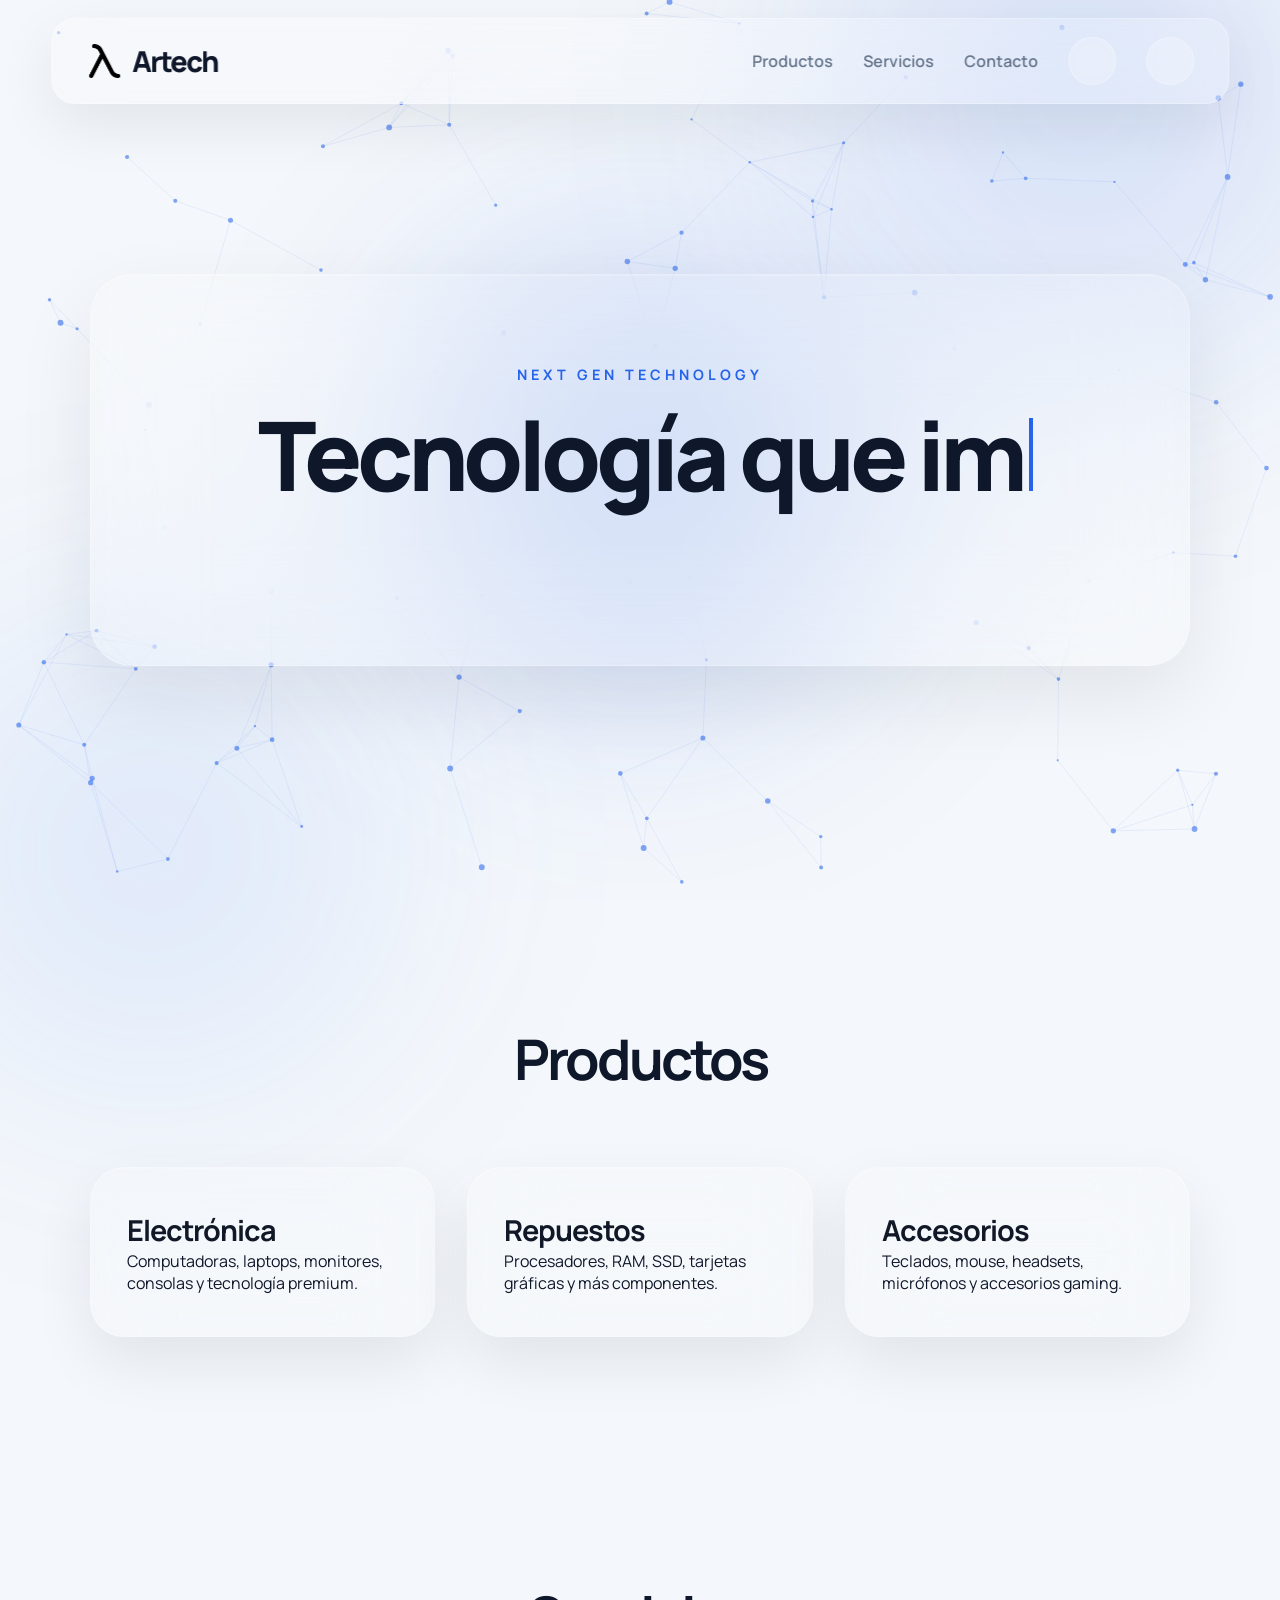
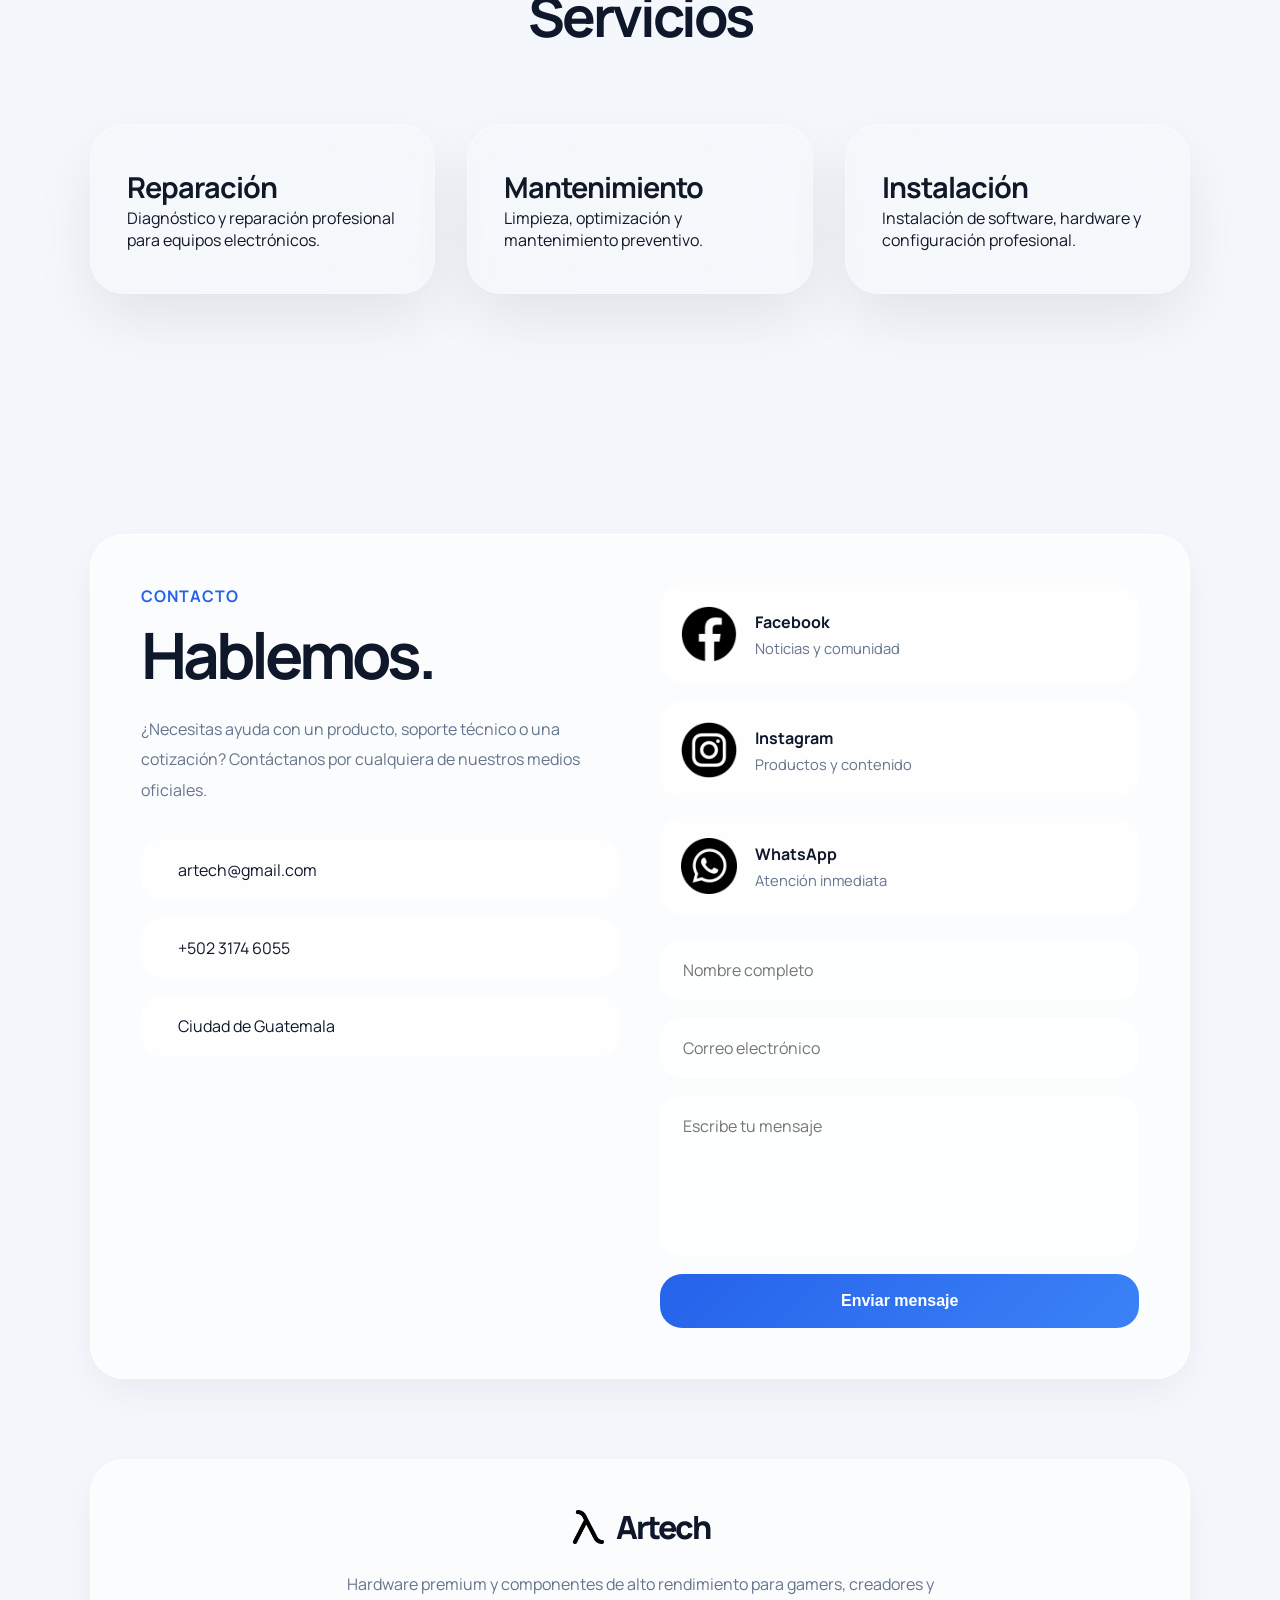
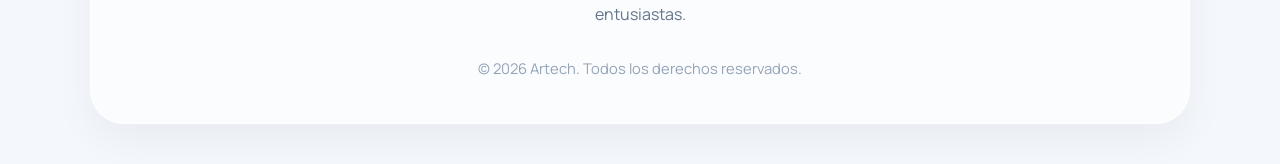
<file: index.html>
<!doctype html>
<html lang="es">

<head>

    <meta charset="UTF-8" />

    <meta
    name="viewport"
    content="width=device-width, initial-scale=1.0" />

    <title>
        Artech
    </title>

    <link
    rel="stylesheet"
    href="index.css" />

    <link
    rel="preconnect"
    href="https://fonts.googleapis.com" />

    <link
    href="https://fonts.googleapis.com/css2?family=Manrope:wght@300;400;500;600;700;800&display=swap"
    rel="stylesheet" />

    <link
    rel="stylesheet"
    href="https://cdn-uicons.flaticon.com/2.6.0/uicons-regular-rounded/css/uicons-regular-rounded.css" />

    <link
    rel="icon"
    type="image/png"
    href="lambda.png" />

</head>

<body>
   
  <canvas id="bgCanvas"></canvas>

    <!-- HEADER -->

    <header class="header">

        <a
        href="index.html"
        class="logo">

            <img
            src="lambda 2.png"
            alt="Logo de Artech" />

            <span>
                Artech
            </span>

        </a>

        <!-- NAV -->

        <nav class="nav">

            <a href="#productos">
                Productos
            </a>

            <a href="#servicios">
                Servicios
            </a>

            <a href="#contacto">
                Contacto
            </a>
            
            <a href="Cuenta.html"
          class="account-btn">

           <i class="fi fi-rr-user"></i>

             </a>
            <!-- CARRITO -->

            <a
            href="Carrito.html"
            class="carrito">

                <i class="fi fi-rr-cart-shopping-fast"></i>

                <span
                class="cart-count"
                id="cartCount">

                    0

                </span>

            </a>

        </nav>

    </header>

    <!-- HERO -->

    <section class="hero">

        

        <!-- GLOW -->

        <div class="hero__gradient"></div>

        <!-- CONTENT -->

        <div class="hero__content">

          <p class="hero__mini" id="typingMini"></p>

          <h1 id="typingTitle"></h1>

          <p id="typingText" class="hero__text"></p>
           
        </div>

    </section>

    <!-- PRODUCTOS -->

    <section
    id="productos"
    class="section">

        <h2 class="producto__h2">
            Productos
        </h2>

        <div class="cards">

            <!-- ELECTRONICA -->

            <div
            class="card"
            onclick="window.location.href='Electronica.html'">

                <div class="card__overlay">

                    <p>
                        Ver productos
                    </p>

                </div>

                <h3>
                    Electrónica
                </h3>

                <p>
                    Computadoras, laptops,
                    monitores, consolas y
                    tecnología premium.
                </p>

            </div>

            <!-- REPUESTOS -->

            <div
            class="card"
            onclick="window.location.href='Repuestos.html'">

                <div class="card__overlay">

                    <p>
                        Ver productos
                    </p>

                </div>

                <h3>
                    Repuestos
                </h3>

                <p>
                    Procesadores, RAM,
                    SSD, tarjetas gráficas
                    y más componentes.
                </p>

            </div>

            <!-- ACCESORIOS -->

            <div
            class="card"
            onclick="window.location.href='Accesorios.html'">

                <div class="card__overlay">

                    <p>
                        Ver productos
                    </p>

                </div>

                <h3>
                    Accesorios
                </h3>

                <p>
                    Teclados, mouse,
                    headsets, micrófonos
                    y accesorios gaming.
                </p>

            </div>

        </div>

    </section>

    <!-- SERVICIOS -->

    <section
    id="servicios"
    class="section">

        <h2>
            Servicios
        </h2>

        <div class="cards">

            <!-- REPARACION -->

            <div
            class="card"
            onclick="window.location.href='Reparacion.html'">

                <div class="card__overlay">

                    <p>
                        Más información
                    </p>

                </div>

                <h3>
                    Reparación
                </h3>

                <p>
                    Diagnóstico y reparación
                    profesional para equipos
                    electrónicos.
                </p>

            </div>

            <!-- MANTENIMIENTO -->

            <div
            class="card"
            onclick="window.location.href='Mantenimiento.html'">

                <div class="card__overlay">

                    <p>
                        Más información
                    </p>

                </div>

                <h3>
                    Mantenimiento
                </h3>

                <p>
                    Limpieza, optimización
                    y mantenimiento preventivo.
                </p>

            </div>

            <!-- INSTALACION -->

            <div
            class="card"
            onclick="window.location.href='Instalacion.html'">

                <div class="card__overlay">

                    <p>
                        Más información
                    </p>

                </div>

                <h3>
                    Instalación
                </h3>

                <p>
                    Instalación de software,
                    hardware y configuración
                    profesional.
                </p>

            </div>

        </div>

    </section>

  <!-- CONTACTO -->

<section class="contact-section">

    <div class="contact-container glass">

        <!-- IZQUIERDA -->

        <div class="contact-left">

            <p class="contact-mini">

                CONTACTO

            </p>

            <h2>

                Hablemos.

            </h2>

            <p class="contact-text">

                ¿Necesitas ayuda con un producto,
                soporte técnico o una cotización?
                Contáctanos por cualquiera de
                nuestros medios oficiales.

            </p>

            <!-- INFO -->

            <div class="contact-info">

                <a
                href="mailto:artech@gmail.com"
                class="contact-item">

                    <i class="fi fi-rr-envelope"></i>

                    <span>

                        artech@gmail.com

                    </span>

                </a>

                <a
                href="tel:+50231746055"
                class="contact-item">

                    <i class="fi fi-rr-phone-call"></i>

                    <span>

                        +502 3174 6055

                    </span>

                </a>

                <!-- UBICACION  -->

                <a
                href="https://maps.google.com/?q=Guatemala+City"
                target="_blank"
                class="contact-item">

                    <i class="fi fi-rr-marker"></i>

                    <span>

                        Ciudad de Guatemala

                    </span>

                </a>

            </div>

        </div>

        <!-- DERECHA -->

        <div class="contact-right">

            <!-- REDES -->

            <div class="social-grid">

                <!-- FACEBOOK -->

                <a
                href="https://www.facebook.com/profile.php?id=61590310402264&rdid=i6B9gaeGSbVyIGTc&share_url=https%3A%2F%2Fwww.facebook.com%2Fshare%2F1F7YxkpH8Q%2F#"
                target="_blank"
                class="social-card">

                    <img
                    src="facebook.png"
                    class="icono__red"
                    alt="Facebook">

                    <div>

                        <strong>

                            Facebook

                        </strong>

                        <p>

                            Noticias y comunidad

                        </p>

                    </div>

                </a>

                <!-- INSTAGRAM -->

                <a
                href="https://www.instagram.com/officialartech_?igsh=MjUyYjNjYTZraDE2&utm_source=qr"
                target="_blank"
                class="social-card">

                    <img
                    src="instagram.png"
                    class="icono__red"
                    alt="Instagram">

                    <div>

                        <strong>

                            Instagram

                        </strong>

                        <p>

                            Productos y contenido

                        </p>

                    </div>

                </a>

                <!-- WHATSAPP -->

                <a
                href="https://wa.me/50231746055"
                target="_blank"
                class="social-card">

                    <img
                    src="whatsapp.png"
                    class="icono__red"
                    alt="WhatsApp">

                    <div>

                        <strong>

                            WhatsApp

                        </strong>

                        <p>

                            Atención inmediata

                        </p>

                    </div>

                </a>

            </div>

            <!-- FORM -->

            <form
            class="contact-form"
            id="contactForm">

                <input
                type="text"
                id="nombre"
                placeholder="Nombre completo"
                required>

                <input
                type="email"
                id="correo"
                placeholder="Correo electrónico"
                required>

                <textarea
                id="mensaje"
                placeholder="Escribe tu mensaje"
                required></textarea>

                <button type="submit">

                    Enviar mensaje

                </button>

            </form>

        </div>

    </div>

</section>

<!-- FOOTER -->

<footer class="footer">

    <div class="footer-glass">

        <div class="footer-logo">

            <img
            src="lambda 2.png"
            alt="Artech">

            <span>

                Artech

            </span>

        </div>

        <p>

            Hardware premium y componentes
            de alto rendimiento para gamers,
            creadores y entusiastas.

        </p>

        <div class="footer-bottom">

            © 2026 Artech. Todos los derechos reservados.

        </div>

    </div>

</footer>

    <!-- SCRIPTS -->

    
    <script src="carrito-global.js"></script>
    <script src="Animacion.js"></script>
    <script src="Particulas.js"></script>
</body>

</html>
</file>
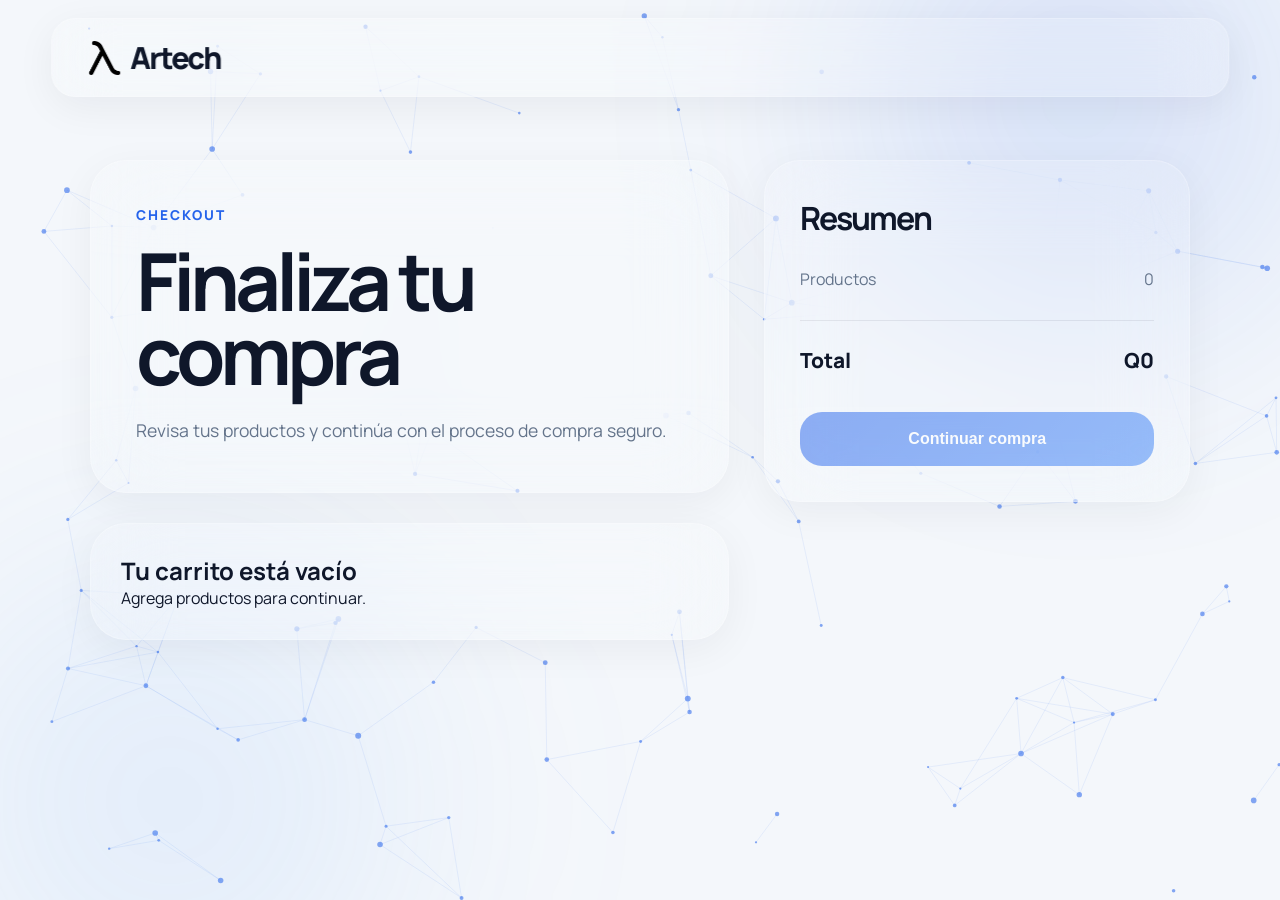
<file: Carrito.html>
<!DOCTYPE html>
<html lang="es">

<head>

    <meta charset="UTF-8">

    <meta
    name="viewport"
    content="width=device-width, initial-scale=1.0">

    <title>Artech | Carrito</title>
    <link
    rel="icon"
    type="image/png"
    href="lambda.png">

    <link
    rel="stylesheet"
    href="Carrito.css">

    <link
    rel="preconnect"
    href="https://fonts.googleapis.com">

    <link
    href="https://fonts.googleapis.com/css2?family=Manrope:wght@300;400;500;600;700;800&display=swap"
    rel="stylesheet">

    <link
    rel="stylesheet"
    href="https://cdn-uicons.flaticon.com/2.6.0/uicons-regular-rounded/css/uicons-regular-rounded.css">

</head>

<body>

    <!-- PARTICULAS -->

    <canvas id="bgCanvas"></canvas>

    <!-- HEADER -->

    <header class="header">

        <a href="index.html" class="logo">

            <img
            src="lambda 2.png"
            alt="Logo">

            <span>
                Artech
            </span>

        </a>

    </header>

    <!-- CARRITO -->

    <section class="checkout">

        <!-- IZQUIERDA -->

        <div class="checkout__left">

            <div class="glass">

                <p class="mini">
                    CHECKOUT
                </p>

                <h1>
                    Finaliza tu compra
                </h1>

                <p class="subtitle">

                    Revisa tus productos y continúa
                    con el proceso de compra seguro.

                </p>

            </div>

            <!-- PRODUCTOS -->

            <div class="cart-items glass" id="cartItems"></div>

        </div>

        <!-- DERECHA -->

        <div class="checkout__right">

            <!-- RESUMEN -->

            <div class="summary glass">

                <h2>
                    Resumen
                </h2>

                <div class="summary__row">

                    <span>
                        Productos
                    </span>

                    <span id="itemsCount">
                        0
                    </span>

                </div>

                <div class="summary__row total">

                    <span>
                        Total
                    </span>

                    <span id="total">
                        Q0
                    </span>

                </div>

                <button
                class="continue-btn"
                id="continueBtn">

                    Continuar compra

                </button>

            </div>

           <!-- LOGIN REQUIRED -->

<div
class="login-required glass hidden"
id="loginRequiredBox">

    <h2>
        Necesitas una cuenta
    </h2>

    <p>
        Para continuar con la compra debes
        iniciar sesión o crear una cuenta.
    </p>

    <div class="login-actions">

        <button id="goLoginBtn">

            Iniciar sesión

        </button>

        <button
        id="goRegisterBtn"
        class="register-btn">

            Crear cuenta

        </button>

    </div>

</div>

            <!-- METODO PAGO -->

            <div
            class="payment-box glass hidden"
            id="paymentBox">

                <h2>
                    Método de pago
                </h2>

                <div class="payment-selector">

                    <button
                    class="payment-option active"
                    data-target="cardForm">

                        <i class="fi fi-rr-credit-card"></i>

                        Tarjeta

                    </button>

                    <button
                    class="payment-option"
                    data-target="deliveryForm">

                        <i class="fi fi-rr-truck-side"></i>

                        Contra entrega

                    </button>

                </div>

                <!-- FORM TARJETA -->

                <form
                class="payment-form active-form"
                id="cardForm">

                    <input
                    type="text"
                    placeholder="Nombre en la tarjeta">

                    <input
                    type="text"
                    placeholder="Número de tarjeta">

                    <div class="row">

                        <input
                        type="text"
                        placeholder="MM/AA">

                        <input
                        type="text"
                        placeholder="CVV">

                    </div>

                    <button type="submit">

                        Pagar ahora

                    </button>

                </form>

                <!-- FORM ENTREGA -->

                <form
                class="payment-form"
                id="deliveryForm">

                    <input
                    type="text"
                    placeholder="Nombre completo">

                    <input
                    type="text"
                    placeholder="Dirección">

                    <input
                    type="text"
                    placeholder="Teléfono">

                    <textarea
                    placeholder="Notas adicionales"></textarea>

                    <button type="submit">

                        Confirmar pedido

                    </button>

                </form>

            </div>

        </div>

    </section>

    <!-- SCRIPTS -->

    <script src="Carrito.js"></script>

    <script src="Particulas.js"></script>

   

</body>
</html>
</file>
<file: index.css>
@import url('https://fonts.googleapis.com/css2?family=Manrope:wght@300;400;500;600;700;800&display=swap');

*{
    margin:0;
    padding:0;
    box-sizing:border-box;
}

html{
    scroll-behavior:smooth;
}

body{
    font-family:'Manrope',sans-serif;
    background:#f4f7fb;
    color:#0f172a;
    overflow-x:hidden;
    user-select:none;
    position:relative;
}

/* FONDO */

body::before{
    content:"";
    position:fixed;
    width:800px;
    height:800px;
    top:-300px;
    right:-200px;

    background:
    radial-gradient(
    circle,
    rgba(37,99,235,.18),
    transparent 70%
    );

    filter:blur(100px);

    z-index:-5;
}

body::after{
    content:"";
    position:fixed;
    width:700px;
    height:700px;
    bottom:-300px;
    left:-200px;

    background:
    radial-gradient(
    circle,
    rgba(59,130,246,.15),
    transparent 70%
    );

    filter:blur(100px);

    z-index:-5;
}

/* HEADER */

.header{
    position:fixed;

    top:18px;
    left:50%;

    transform:translateX(-50%);

    width:92%;
    max-width:1400px;

    display:flex;
    justify-content:space-between;
    align-items:center;

    padding:18px 34px;

    background:rgba(255,255,255,.18);

    backdrop-filter:blur(30px);
    -webkit-backdrop-filter:blur(30px);

    border:1px solid rgba(255,255,255,.28);

    border-radius:24px;

    box-shadow:
    0 20px 60px rgba(15,23,42,.08);

    z-index:1000;
}

/* LOGO */

.logo{
    text-decoration:none;

    display:flex;
    align-items:center;
    gap:12px;

    color:#0f172a;

    font-size:1.8rem;
    font-weight:800;

    letter-spacing:-2px;
}

.logo img{
    width:34px;
    height:34px;

    object-fit:contain;
}


/* NAV */

.nav{
    display:flex;
    align-items:center;
    gap:30px;
}

.nav a{
    text-decoration:none;

    color:#64748b;

    font-weight:600;

    transition:.3s ease;
}

.nav a:hover{
    color:#111827;
}
/* CUENTA */

.account-btn{
    width:48px;
    height:48px;

    display:flex;
    justify-content:center;
    align-items:center;

    border-radius:50%;

    background:
    rgba(255,255,255,.18);

    backdrop-filter:blur(25px);

    border:
    1px solid rgba(255,255,255,.25);

    transition:.3s ease;

    text-decoration:none;
}

.account-btn:hover{
    transform:translateY(-3px);
}

.account-btn i{
    font-size:1.15rem;
    color:#2563eb;
}

/* CARRITO */

.carrito{
    position:relative;

    width:48px;
    height:48px;

    display:flex;
    justify-content:center;
    align-items:center;

    border-radius:50%;

    background:rgba(255,255,255,.18);

    backdrop-filter:blur(25px);

    border:1px solid rgba(255,255,255,.25);

    transition:.3s ease;
}

.carrito:hover{
    transform:translateY(-3px);
}

.carrito i{
    font-size:1.2rem;
    color:#2563eb;
}

/* CONTADOR */

.cart-count{
    position:absolute;

    top:-5px;
    right:-5px;

    min-width:22px;
    height:22px;

    padding:0 6px;

    border-radius:999px;

    background:#2563eb;

    color:white;

    display:none;
    justify-content:center;
    align-items:center;

    font-size:.72rem;
    font-weight:800;
}

/* HERO */

.hero{
    position:relative;

    min-height:100vh;

    display:flex;
    justify-content:center;
    align-items:center;

    padding:140px 7% 100px;

    overflow:hidden;

    isolation:isolate;
}

/* GLOW */

.hero__gradient{
    position:absolute;

    width:700px;
    height:700px;

    border-radius:50%;

    background:
    radial-gradient(
    circle,
    rgba(37,99,235,.25),
    transparent 70%
    );

    filter:blur(90px);

    animation:floatGlow 8s ease-in-out infinite;

    z-index:-2;
}

@keyframes floatGlow{

    0%{
        transform:translateY(0px);
    }

    50%{
        transform:translateY(-30px);
    }

    100%{
        transform:translateY(0px);
    }

}

/* HERO CONTENT */

.hero__content{
    width:100%;
    max-width:1100px;

    text-align:center;

    padding:90px 70px;

    border-radius:42px;

    background:rgba(255,255,255,.12);

    backdrop-filter:blur(50px);
    -webkit-backdrop-filter:blur(50px);

    border:1px solid rgba(255,255,255,.22);

    box-shadow:
    0 30px 80px rgba(15,23,42,.08),
    inset 0 1px 1px rgba(255,255,255,.2);
}

/* MINI TEXT */

.hero__mini{
    color:#2563eb;

    font-size:.9rem;
    font-weight:700;

    letter-spacing:4px;

    margin-bottom:25px;
}

/* TITULO */

.hero h1{
    font-size:6rem;

    line-height:.95;

    letter-spacing:-5px;

    font-weight:800;

    color:#0f172a;

    margin-bottom:30px;
}

/* TEXTO */

.hero__text{
    max-width:760px;

    margin:auto;

    font-size:1.2rem;

    line-height:1.8;

    color:#64748b;

    margin-bottom:45px;
}

/* BOTONES */

.hero__buttons{
    display:flex;
    justify-content:center;
    align-items:center;

    gap:20px;

    flex-wrap:wrap;
}

.btn{
    text-decoration:none;

    padding:18px 34px;

    border-radius:18px;

    font-weight:700;

    transition:.35s ease;
}

.btn-primary{
    background:#2563eb;

    color:white;

    box-shadow:
    0 15px 40px rgba(37,99,235,.35);
}

.btn-primary:hover{
    transform:translateY(-5px);
}

.btn-secondary{
    background:rgba(255,255,255,.14);

    color:#0f172a;

    backdrop-filter:blur(20px);

    border:1px solid rgba(255,255,255,.2);
}

.btn-secondary:hover{
    transform:translateY(-5px);
}

/* SECCIONES */

.section{
    padding:120px 7%;
}

.section h2{
    text-align:center;

    font-size:3.5rem;

    letter-spacing:-3px;

    margin-bottom:70px;
}

/* GRID */

.cards{
    display:grid;

    grid-template-columns:
    repeat(auto-fit,minmax(300px,1fr));

    gap:32px;
}

/* CARD */

.card{
    position:relative;

    overflow:hidden;

    cursor:pointer;

    padding:42px 36px;

    border-radius:34px;

    background:rgba(255,255,255,.14);

    backdrop-filter:blur(45px);
    -webkit-backdrop-filter:blur(45px);

    border:1px solid rgba(255,255,255,.22);

    box-shadow:
    0 25px 60px rgba(15,23,42,.08),
    inset 0 1px 1px rgba(255,255,255,.2);

    transition:.4s ease;
}

.card:hover{
    transform:translateY(-10px);
}

/* OVERLAY */

.card__overlay{
    position:absolute;

    inset:0;

    background:rgba(15,23,42,.65);

    backdrop-filter:blur(6px);

    display:flex;
    justify-content:center;
    align-items:center;

    opacity:0;

    transition:.35s ease;

    z-index:5;
}

.card__overlay p{
    color:white;

    font-size:1.2rem;
    font-weight:700;

    transform:translateY(10px);

    transition:.35s ease;
}

.card:hover .card__overlay{
    opacity:1;
}

.card:hover .card__overlay p{
    transform:translateY(0);
}

/* TITULO CARD */

.card h3{
    font-size:1.8rem;

    font-weight:700;

    color:#111827;

    letter-spacing:-1px;
}

/* CONTACTO */

.contact-section{
    padding:120px 7% 80px;
}

.contact-container{
    display:grid;

    grid-template-columns:
    repeat(auto-fit,minmax(350px,1fr));

    gap:40px;

    padding:50px;

    border-radius:34px;
}

/* GLASS */

.glass{
    background:rgba(255,255,255,.62);

    backdrop-filter:blur(18px);

    border:1px solid rgba(255,255,255,.8);

    box-shadow:
    0 15px 40px rgba(15,23,42,.05);
}

/* LEFT */

.contact-mini{
    color:#2563eb;

    font-weight:700;

    letter-spacing:1px;

    margin-bottom:18px;
}

.contact-left h2{
    font-size:4rem;

    line-height:.95;

    letter-spacing:-4px;

    margin-bottom:28px;
}

.contact-text{
    color:#64748b;

    line-height:1.9;

    margin-bottom:35px;
}

/* INFO */

.contact-info{
    display:flex;
    flex-direction:column;

    gap:18px;
}

.contact-item{
    display:flex;
    align-items:center;

    gap:14px;

    padding:18px 22px;

    border-radius:22px;

    background:rgba(255,255,255,.65);

    border:1px solid rgba(255,255,255,.8);

    text-decoration:none;

    color:#0f172a;

    transition:.3s ease;
}

.contact-item:hover{
    transform:translateX(5px);

    background:white;
}

.contact-item i{
    color:#2563eb;

    font-size:1.2rem;
}

/* RIGHT */

.contact-right{
    display:flex;
    flex-direction:column;

    gap:25px;
}

/* REDES */

.social-grid{
    display:grid;

    grid-template-columns:1fr;

    gap:18px;
}

.social-card{
    display:flex;
    align-items:center;

    gap:18px;

    padding:20px;

    border-radius:24px;

    background:rgba(255,255,255,.65);

    border:1px solid rgba(255,255,255,.8);

    text-decoration:none;

    transition:.3s ease;
}

.social-card:hover{
    transform:translateY(-5px);

    box-shadow:
    0 15px 35px rgba(15,23,42,.08);
}

.social-card strong{
    display:block;

    color:#0f172a;

    margin-bottom:5px;
}

.social-card p{
    color:#64748b;

    font-size:.92rem;
}

.icono__red{
    width:56px;
    height:56px;

    object-fit:contain;
}

/* FORM */

.contact-form{
    display:flex;
    flex-direction:column;

    gap:18px;
}

.contact-form input,
.contact-form textarea{
    width:100%;

    border:none;
    outline:none;

    padding:18px 22px;

    border-radius:22px;

    background:rgba(255,255,255,.72);

    border:1px solid rgba(255,255,255,.8);

    font-family:'Manrope',sans-serif;

    font-size:1rem;
}

.contact-form textarea{
    min-height:160px;
    resize:none;
}

.contact-form button{
    border:none;

    padding:18px;

    border-radius:22px;

    background:
    linear-gradient(
    135deg,
    #2563eb,
    #3b82f6
    );

    color:white;

    font-size:1rem;
    font-weight:700;

    cursor:pointer;

    transition:.3s ease;
}

.contact-form button:hover{
    transform:translateY(-4px);
}

/* FOOTER */

.footer{
    padding:0 7% 40px;
}

.footer-glass{
    padding:45px;

    border-radius:34px;

    text-align:center;

    background:rgba(255,255,255,.62);

    backdrop-filter:blur(18px);

    border:1px solid rgba(255,255,255,.8);

    box-shadow:
    0 15px 40px rgba(15,23,42,.05);
}

.footer-logo{
    display:flex;
    justify-content:center;
    align-items:center;

    gap:12px;

    margin-bottom:20px;
}

.footer-logo img{
    width:34px;
    height:34px;
}

.footer-logo span{
    font-size:2rem;

    font-weight:800;

    letter-spacing:-2px;
}

.footer-glass p{
    color:#64748b;

    line-height:1.9;

    max-width:650px;

    margin:auto;
}

.footer-bottom{
    margin-top:28px;

    color:#94a3b8;

    font-size:.92rem;
}

/* TYPEWRITER */

#typingTitle{
    position:relative;
    display:inline-block;
}

#typingTitle::after{
    content:"";

    position:absolute;

    right:-10px;
    top:10%;

    width:4px;
    height:80%;

    background:#2563eb;

    animation:blinkCursor .8s infinite;
}

@keyframes blinkCursor{

    0%{
        opacity:1;
    }

    50%{
        opacity:0;
    }

    100%{
        opacity:1;
    }

}

/* CANVAS */

#bgCanvas{
    position:fixed;

    inset:0;

    width:100%;
    height:100%;

    z-index:-3;

    pointer-events:none;
}

/* ========================= */
/* RESPONSIVE */
/* ========================= */

@media(max-width:768px){

    .header{
        width:95%;
        padding:14px 18px;
        border-radius:20px;
    }

    .logo{
        font-size:1.2rem;
        gap:8px;
    }

    .logo img{
        width:26px;
        height:26px;
    }

    .nav{
        gap:14px;
    }

    .nav a{
        font-size:.9rem;
    }

    .carrito{
        width:42px;
        height:42px;
    }

    .hero{
        padding:130px 5% 70px;
        min-height:auto;
    }

    .hero__content{
        padding:45px 25px;
        border-radius:28px;
    }

    .hero h1{
        font-size:3rem;
        line-height:1;
        letter-spacing:-2px;
    }

    .hero__mini{
        font-size:.75rem;
        letter-spacing:2px;
    }

    .hero__text{
        font-size:1rem;
        line-height:1.7;
    }

    .hero__buttons{
        flex-direction:column;
        width:100%;
    }

    .btn{
        width:100%;
        text-align:center;
        padding:16px;
    }

    .section{
        padding:80px 5%;
    }

    .section h2{
        font-size:2.3rem;
        letter-spacing:-1px;
        margin-bottom:45px;
    }

    .cards{
        grid-template-columns:1fr;
    }

    .card{
        padding:30px 24px;
        border-radius:24px;
    }

    .card h3{
        font-size:1.4rem;
    }

    .contact-section{
        padding:80px 5%;
    }

    .contact-container{
        grid-template-columns:1fr;
        padding:24px;
        gap:24px;
    }

    .contact-left h2{
        font-size:2.5rem;
        letter-spacing:-2px;
    }

    .contact-text{
        font-size:.95rem;
    }

    .contact-item{
        padding:16px;
    }

    .contact-form input,
    .contact-form textarea{
        padding:16px;
        font-size:.95rem;
    }

    .footer{
        padding:0 5% 30px;
    }

    .footer-glass{
        padding:28px 20px;
    }

    .footer-logo span{
        font-size:1.5rem;
    }

    .hero__gradient{
        width:350px;
        height:350px;
        filter:blur(70px);
    }

}

@media(max-width:480px){

    .hero h1{
        font-size:2.4rem;
    }

    .hero__content{
        padding:35px 20px;
    }

    .section h2{
        font-size:2rem;
    }

    .contact-left h2{
        font-size:2rem;
    }

    .nav{
        gap:10px;
    }

    .nav a{
        font-size:.8rem;
    }

}
</file>
<file: Carrito.css>
/* RESET */

*{
    margin:0;
    padding:0;
    box-sizing:border-box;
}

html{
    scroll-behavior:smooth;
}

body{
    font-family:'Manrope',sans-serif;

    background:#f4f7fb;

    color:#0f172a;

    overflow-x:hidden;

    min-height:100vh;

    user-select:none;
}

/* PARTICULAS */

#bgCanvas{
    position:fixed;

    inset:0;

    width:100%;
    height:100%;

    z-index:-5;

    pointer-events:none;
}

/* FONDOS */

body::before{
    content:"";

    position:fixed;

    width:700px;
    height:700px;

    top:-250px;
    right:-150px;

    background:
    radial-gradient(
    circle,
    rgba(37,99,235,.18),
    transparent 70%);

    filter:blur(100px);

    z-index:-4;
}

body::after{
    content:"";

    position:fixed;

    width:700px;
    height:700px;

    bottom:-250px;
    left:-180px;

    background:
    radial-gradient(
    circle,
    rgba(96,165,250,.15),
    transparent 70%);

    filter:blur(100px);

    z-index:-4;
}

/* HEADER */

.header{
    position:fixed;

    top:18px;
    left:50%;

    transform:translateX(-50%);

    width:92%;
    max-width:1400px;

    display:flex;
    justify-content:space-between;
    align-items:center;

    padding:18px 34px;

    border-radius:24px;

    background:
    rgba(255,255,255,.14);

    border:
    1px solid rgba(255,255,255,.2);

    backdrop-filter:blur(30px);
    -webkit-backdrop-filter:blur(30px);

    box-shadow:
    0 10px 40px rgba(15,23,42,.06);

    z-index:1000;
}

/* LOGO */

.logo{
    display:flex;
    align-items:center;

    gap:10px;

    text-decoration:none;

    color:#0f172a;

    font-size:1.9rem;
    font-weight:800;

    letter-spacing:-2px;
}

.logo img{
    width:34px;
    height:34px;

    object-fit:cover;
}

/* CHECKOUT */

.checkout{
    width:100%;
    max-width:1500px;

    margin:auto;

    padding:
    160px 7% 80px;

    display:grid;

    grid-template-columns:
    1.2fr .8fr;

    gap:35px;
}

/* GLASS */

.glass{
    background:
    rgba(255,255,255,.12);

    border:
    1px solid rgba(255,255,255,.22);

    backdrop-filter:blur(40px);
    -webkit-backdrop-filter:blur(40px);

    box-shadow:
    0 10px 40px rgba(15,23,42,.05);

    border-radius:36px;
}

/* HERO */

.checkout__left{
    display:flex;
    flex-direction:column;

    gap:30px;
}

.checkout__left .glass{
    padding:45px;
}

.mini{
    color:#2563eb;

    font-weight:800;

    margin-bottom:20px;

    letter-spacing:2px;

    font-size:.85rem;
}

.checkout__left h1{
    font-size:5rem;

    line-height:.92;

    letter-spacing:-5px;

    margin-bottom:24px;
}

.subtitle{
    color:#64748b;

    line-height:1.8;

    font-size:1.1rem;

    max-width:650px;
}

/* CARRITO */

.cart-items{
    display:flex;
    flex-direction:column;

    gap:20px;

    padding:30px !important;
}

/* ITEM */

.cart-item{
    display:flex;
    align-items:center;

    gap:20px;

    padding:20px;

    border-radius:28px;

    background:
    rgba(255,255,255,.15);

    border:
    1px solid rgba(255,255,255,.22);
}

.cart-item img{
    width:120px;
    height:120px;

    object-fit:cover;

    border-radius:22px;
}

.cart-item-info{
    flex:1;
}

.cart-item-info h3{
    font-size:1.4rem;

    margin-bottom:10px;
}

.cart-item-info p{
    color:#64748b;

    margin-bottom:14px;
}

.cart-item-info span{
    color:#2563eb;

    font-size:1.2rem;
    font-weight:800;
}

/* DERECHA */

.checkout__right{
    display:flex;
    flex-direction:column;

    gap:30px;
}

/* SUMMARY */

.summary{
    padding:35px;
}

.summary h2{
    font-size:2rem;

    margin-bottom:28px;

    letter-spacing:-2px;
}

.summary__row{
    display:flex;
    justify-content:space-between;
    align-items:center;

    margin-bottom:18px;

    color:#64748b;
}

.summary__row.total{
    margin-top:30px;

    padding-top:25px;

    border-top:
    1px solid rgba(15,23,42,.08);

    color:#0f172a;

    font-size:1.3rem;
    font-weight:800;
}

/* BOTONES */
.remove-btn{
    border:none;

    background:transparent;

    color:#ef4444;

    cursor:pointer;

    font-size:1.5rem;
    font: weight 800px;;
}
.continue-btn,
.payment-form button,
.login-box button{
    width:100%;

    border:none;

    padding:18px;

    border-radius:22px;

    cursor:pointer;

    font-size:1rem;
    font-weight:700;

    color:white;

    margin-top:20px;

    transition:.3s ease;

    background:
    linear-gradient(
    135deg,
    #2563eb,
    #3b82f6);
}

.continue-btn:hover,
.payment-form button:hover,
.login-box button:hover{
    transform:translateY(-3px);
}

/* LOGIN */

.login-box,
.payment-box{
    padding:35px;
}

.login-box h2,
.payment-box h2{
    font-size:2rem;

    margin-bottom:10px;

    letter-spacing:-2px;
}

.login-box p{
    color:#64748b;

    margin-bottom:25px;
}

/* INPUTS */

input,
textarea{
    width:100%;

    border:none;

    outline:none;

    margin-bottom:18px;

    padding:18px 20px;

    border-radius:20px;

    font-family:'Manrope',sans-serif;

    background:
    rgba(255,255,255,.18);

    border:
    1px solid rgba(255,255,255,.24);

    backdrop-filter:blur(20px);

    font-size:1rem;

    color:#0f172a;
}

textarea{
    resize:none;

    min-height:120px;
}

/* PAYMENT */

.payment-selector{
    display:flex;

    gap:15px;

    margin:
    25px 0 30px;
}

.payment-option{
    flex:1;

    border:none;

    padding:18px;

    border-radius:20px;

    cursor:pointer;

    font-weight:700;

    transition:.3s ease;

    background:
    rgba(255,255,255,.14);

    border:
    1px solid rgba(255,255,255,.2);

    backdrop-filter:blur(20px);

    color:#64748b;
}

.payment-option.active{
    background:
    linear-gradient(
    135deg,
    #2563eb,
    #3b82f6);

    color:white;
}

.payment-option i{
    margin-right:10px;
}

/* FORMS */

.payment-form{
    display:none;
}

.payment-form.active-form{
    display:block;
}

.row{
    display:flex;

    gap:15px;
}

/* HIDDEN */

.hidden{
    display:none;
}

/* RESPONSIVE */

@media(max-width:1100px){

    .checkout{
        grid-template-columns:1fr;
    }

    .checkout__left h1{
        font-size:4rem;
    }

}

@media(max-width:768px){

    .header{
        padding:18px 20px;
    }

    .checkout{
        padding:
        150px 5% 70px;
    }

    .checkout__left h1{
        font-size:3rem;

        letter-spacing:-3px;
    }

    .glass{
        border-radius:28px;
    }

    .cart-item{
        flex-direction:column;

        align-items:flex-start;
    }

    .cart-item img{
        width:100%;
        height:240px;
    }

    .payment-selector{
        flex-direction:column;
    }

    .row{
        flex-direction:column;
    }

}

/*LOGIN REQUIRED */
.hidden{
    display:none;
}

/* LOGIN REQUIRED */

.login-required{
    padding:35px;

    border-radius:32px;

    text-align:center;
}

.login-required h2{
    font-size:2rem;

    margin-bottom:15px;
}

.login-required p{
    color:#94a3b8;

    line-height:1.7;

    margin-bottom:25px;
}

.login-actions{
    display:flex;

    gap:15px;

    flex-wrap:wrap;

    justify-content:center;
}

.login-actions button{
    flex:1;

    min-width:180px;

    border:none;

    padding:16px 20px;

    border-radius:18px;

    font-weight:700;

    cursor:pointer;

    color:white;

    background:
    linear-gradient(
    135deg,
    #2563eb,
    #3b82f6
    );

    transition:.3s ease;
}

.login-actions button:hover{
    transform:
    translateY(-3px);
}

.register-btn{
    background:
    linear-gradient(
    135deg,
    #111827,
    #1f2937
    ) !important;
}
.qty-controls{
    display:flex;
    align-items:center;
    gap:10px;
    margin-top:10px;
}

.qty-controls button{
    width:28px;
    height:28px;
    border:none;
    border-radius:8px;
    background:#2563eb;
    color:white;
    cursor:pointer;
}

.qty-controls span{
    font-weight:700;
}
</file>
